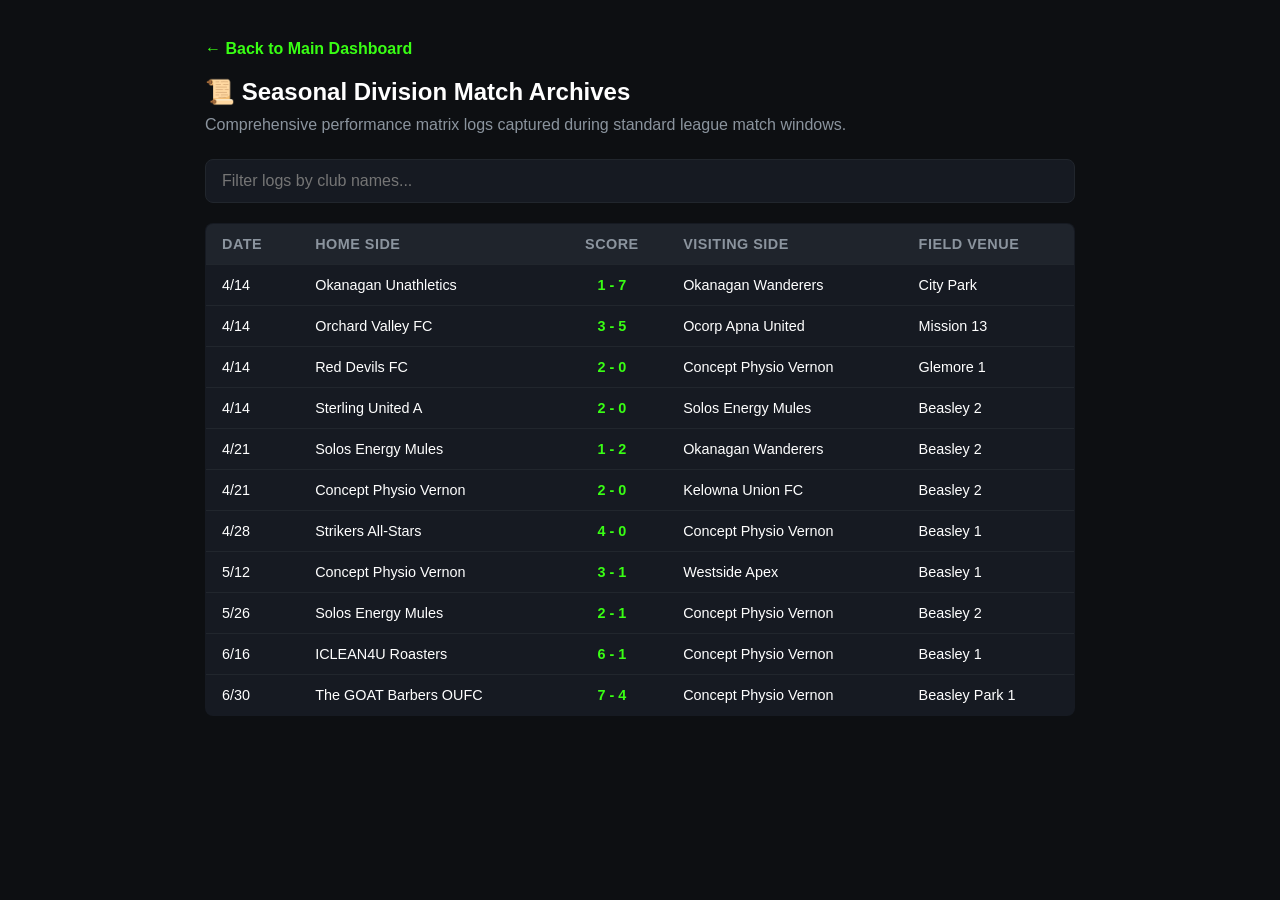
<file: league-history.html>
<!DOCTYPE html>
<html lang="en">
<head>
    <meta charset="UTF-8">
    <meta name="viewport" content="width=device-width, initial-scale=1.0">
    <title>KMSL | Complete League Match Logs</title>
    <link rel="stylesheet" href="styles.css?v=2.4">
    <style>
        .history-page-container { max-width: 900px; margin: 40px auto; padding: 0 15px; }
        .search-bar-box { width: 100%; background: #161a22; border: 1px solid #21262d; border-radius: 8px; padding: 12px 16px; color: #e6edf3; font-size: 1rem; margin-bottom: 20px; outline: none; }
        .log-table { width: 100%; border-collapse: collapse; background: #161a22; border: 1px solid #21262d; border-radius: 8px; overflow: hidden; }
        .log-table th, .log-table td { padding: 12px 16px; border-bottom: 1px solid #21262d; text-align: left; font-size: 0.9rem; }
        .log-table th { background: #1f242c; color: var(--text-muted); font-weight: 700; text-transform: uppercase; letter-spacing: 0.5px; }
        .log-score { font-weight: 800; color: var(--accent); text-align: center !important; }
    </style>
</head>
<body>

    <div class="history-page-container">
        <div style="margin-bottom: 20px;"><a href="index.html" style="color: var(--accent); text-decoration: none; font-weight: 600;">← Back to Main Dashboard</a></div>
        <h2 style="margin-bottom: 10px;">📜 Seasonal Division Match Archives</h2>
        <p style="color: var(--text-muted); margin-bottom: 25px;">Comprehensive performance matrix logs captured during standard league match windows.</p>

        <input type="text" id="logSearch" class="search-bar-box" placeholder="Filter logs by club names..." onkeyup="searchLogs()">

        <table class="log-table">
            <thead>
                <tr>
                    <th>Date</th>
                    <th>Home Side</th>
                    <th style="text-align: center;">Score</th>
                    <th>Visiting Side</th>
                    <th>Field Venue</th>
                </tr>
            </thead>
            <tbody id="logTableBody">
                <tr><td>4/14</td><td>Okanagan Unathletics</td><td class="log-score">1 - 7</td><td>Okanagan Wanderers</td><td>City Park</td></tr>
                <tr><td>4/14</td><td>Orchard Valley FC</td><td class="log-score">3 - 5</td><td>Ocorp Apna United</td><td>Mission 13</td></tr>
                <tr><td>4/14</td><td>Red Devils FC</td><td class="log-score">2 - 0</td><td>Concept Physio Vernon</td><td>Glemore 1</td></tr>
                <tr><td>4/14</td><td>Sterling United A</td><td class="log-score">2 - 0</td><td>Solos Energy Mules</td><td>Beasley 2</td></tr>
                <tr><td>4/21</td><td>Solos Energy Mules</td><td class="log-score">1 - 2</td><td>Okanagan Wanderers</td><td>Beasley 2</td></tr>
                <tr><td>4/21</td><td>Concept Physio Vernon</td><td class="log-score">2 - 0</td><td>Kelowna Union FC</td><td>Beasley 2</td></tr>
                <tr><td>4/28</td><td>Strikers All-Stars</td><td class="log-score">4 - 0</td><td>Concept Physio Vernon</td><td>Beasley 1</td></tr>
                <tr><td>5/12</td><td>Concept Physio Vernon</td><td class="log-score">3 - 1</td><td>Westside Apex</td><td>Beasley 1</td></tr>
                <tr><td>5/26</td><td>Solos Energy Mules</td><td class="log-score">2 - 1</td><td>Concept Physio Vernon</td><td>Beasley 2</td></tr>
                <tr><td>6/16</td><td>ICLEAN4U Roasters</td><td class="log-score">6 - 1</td><td>Concept Physio Vernon</td><td>Beasley 1</td></tr>
                <tr><td>6/30</td><td>The GOAT Barbers OUFC</td><td class="log-score">7 - 4</td><td>Concept Physio Vernon</td><td>Beasley Park 1</td></tr>
            </tbody>
        </table>
    </div>

    <script>
        function searchLogs() {
            const input = document.getElementById('logSearch').value.toLowerCase();
            const rows = document.getElementById('logTableBody').getElementsByTagName('tr');
            for (let i = 0; i < rows.length; i++) {
                const text = rows[i].textContent.toLowerCase();
                rows[i].style.display = text.includes(input) ? "" : "none";
            }
        }
    </script>
</body>
</html>
</file>
<file: styles.css>
/* ==========================================================================
   1. RESET, VARIABLES & ROOT STYLES
   ========================================================================== */
* {
    margin: 0;
    padding: 0;
    box-sizing: border-box;
    font-family: 'Segoe UI', Roboto, Helvetica, Arial, sans-serif;
}

:root {
    --bg-dark: #0d0f12;
    --card-dark: #161a22;
    --text-light: #ffffff;
    --text-muted: #8b949e;
    --accent: #39ff14; 
    --accent-hover: #2ecc12;
    --danger: #ff453a;
    --info-blue: #007aff;
    
    --btn-dark-text: #0d0f12;
    --insta-brand-green: #15803d; 
    --insta-brand-hover: #166534;
}

body {
    background-color: var(--bg-dark);
    color: var(--text-light);
    overflow-x: hidden;
}

a {
    text-decoration: none;
    color: inherit;
    cursor: pointer;
}

/* ==========================================================================
   2. MARQUEE TICKER SYSTEM
   ========================================================================== */
.ticker-wrap {
    width: 100%;
    overflow: hidden;
    background-color: #161a22;
    border-bottom: 1px solid #21262d;
    padding: 10px 0;
    position: fixed;
    top: 0;
    left: 0;
    z-index: 999;
}

.ticker {
    display: flex;
    white-space: nowrap;
    animation: marquee linear infinite;
    animation-duration: 25s; 
    padding-right: 100%;
}

.ticker:hover {
    animation-play-state: paused;
}

.ticker-item {
    display: inline-block;
    padding: 0 2.5rem;
    font-size: 0.85rem;
    font-weight: 700;
    color: var(--text-light);
    letter-spacing: 0.5px;
}

@keyframes marquee {
    0% { transform: translate3d(0, 0, 0); }
    100% { transform: translate3d(-50%, 0, 0); }
}

/* ==========================================================================
   3. HERO DISPLAY SECTION
   ========================================================================== */
.hero-section {
    position: relative;
    width: 100%;
    min-height: 48vh;
    margin-top: 38px; 
    background: url('background.jpeg') no-repeat center center;
    background-size: cover;
    background-attachment: fixed;
    display: flex;
    align-items: center;
    justify-content: center;
    padding: 60px 20px;
    text-align: center;
}

.hero-overlay {
    position: absolute;
    top: 0;
    left: 0;
    width: 100%;
    height: 100%;
    background: linear-gradient(rgba(13,15,18,0.5), rgba(13,15,18,0.95));
    z-index: 1; 
}

.hero-content {
    position: relative;
    z-index: 5; 
}

.badge {
    background-color: rgba(57, 255, 20, 0.15);
    color: var(--accent);
    border: 1px solid rgba(57, 255, 20, 0.3);
    padding: 6px 14px;
    border-radius: 20px;
    font-size: 0.75rem;
    font-weight: 800;
    text-transform: uppercase;
    letter-spacing: 1px;
    display: inline-block;
    margin-bottom: 15px;
}

.hero-content h1 {
    font-size: clamp(2rem, 5vw, 3.5rem);
    font-weight: 800;
    line-height: 1.15;
    color: var(--text-light);
    margin-bottom: 15px;
}

.accent-text {
    color: var(--accent);
}

.hero-content p {
    font-size: clamp(0.95rem, 2vw, 1.1rem);
    color: var(--text-muted);
    margin-bottom: 25px;
    font-weight: 500;
}

.cta-btn {
    display: inline-block;
    background-color: var(--accent);
    color: var(--btn-dark-text);
    padding: 12px 28px;
    border-radius: 6px;
    font-weight: 700;
    font-size: 0.95rem;
    transition: all 0.2s ease-in-out;
    box-shadow: 0 4px 14px rgba(57, 255, 20, 0.3);
}

.cta-btn:hover {
    background-color: var(--accent-hover);
    transform: translateY(-2px);
    box-shadow: 0 6px 20px rgba(57, 255, 20, 0.4);
}

/* ==========================================================================
   4. LAYOUT MAIN GRID CONTROLLER
   ========================================================================== */
.dashboard-grid {
    max-width: 1280px;
    margin: 0 auto;
    padding: 30px 20px 80px 20px;
    display: flex;
    flex-direction: column;
    gap: 45px;
}

/* ==========================================================================
   5. STATS STANDINGS SHOWCASE
   ========================================================================== */
.podium-showcase {
    display: grid;
    grid-template-columns: repeat(auto-fit, minmax(300px, 1fr));
    gap: 25px;
}

.podium-card {
    background-color: var(--card-dark);
    border: 1px solid #21262d;
    border-radius: 12px;
    padding: 20px;
    box-shadow: 0 8px 24px rgba(0,0,0,0.2);
}

.stats-card {
    cursor: pointer;
    transition: transform 0.2s ease, border-color 0.2s ease;
}
.stats-card:hover {
    transform: translateY(-3px);
    border-color: rgba(57, 255, 20, 0.4);
}

.card-header {
    border-bottom: 1px solid #21262d;
    padding-bottom: 12px;
    margin-bottom: 15px;
}

.card-header h2 {
    font-size: 1.1rem;
    font-weight: 700;
    color: var(--text-light);
    letter-spacing: 0.3px;
}

.leaderboard-list {
    display: flex;
    flex-direction: column;
    gap: 12px;
}

.leader-row {
    display: flex;
    align-items: center;
    padding: 10px;
    background-color: rgba(255, 255, 255, 0.02);
    border-radius: 8px;
    border: 1px solid transparent;
}

.rank-badge {
    font-size: 0.9rem;
    font-weight: 800;
    width: 24px;
    color: var(--text-muted);
}

.rank-1 .rank-badge { color: #facc15; }
.rank-2 .rank-badge { color: #e2e8f0; }

.leader-avatar-frame {
    width: 40px;
    height: 40px;
    border-radius: 50%;
    background-color: #30363d;
    margin-right: 12px;
    overflow: hidden;
    display: flex;
    align-items: center;
    justify-content: center;
    font-size: 1.1rem;
    border: 1.5px solid #484f58;
}

.leader-avatar-frame img {
    width: 100%;
    height: 100%;
    object-fit: cover;
}

.rank-1 .leader-avatar-frame { border-color: #facc15; }

.leader-meta {
    display: flex;
    flex-direction: column;
    flex-grow: 1;
}

.leader-name {
    font-size: 0.9rem;
    font-weight: 700;
    color: var(--text-light);
}

.leader-club {
    font-size: 0.75rem;
    color: var(--text-muted);
    font-weight: 500;
}

.stat-count {
    font-size: 0.9rem;
    font-weight: 800;
    color: var(--accent);
    background-color: rgba(57, 255, 20, 0.08);
    padding: 4px 10px;
    border-radius: 6px;
}

/* ==========================================================================
   6. NOTICEBOARD STYLING
   ========================================================================== */
.notice-stack {
    display: flex;
    flex-direction: column;
    gap: 15px;
}

.notice-item {
    background-color: rgba(255, 255, 255, 0.02);
    border-radius: 8px;
    border: 1px solid rgba(255,255,255,0.03);
    overflow: hidden;
}

.graphic-notice {
    cursor: pointer;
    transition: transform 0.2s ease, border-color 0.2s ease;
}
.graphic-notice:hover {
    transform: translateY(-2px);
    border-color: rgba(57, 255, 20, 0.3);
}

.notice-banner-bg {
    padding: 25px 15px 15px 15px;
    background-size: cover;
    background-position: center;
    display: flex;
    flex-direction: column;
    gap: 8px;
}

.notice-badge {
    align-self: flex-start;
    font-size: 0.65rem;
    font-weight: 800;
    text-transform: uppercase;
    padding: 3px 8px;
    border-radius: 4px;
    letter-spacing: 0.5px;
}

.text-alert { background-color: var(--info-blue); color: white; }
.text-danger { background-color: var(--danger); color: white; }

.notice-banner-bg h3 {
    font-size: 1.05rem;
    font-weight: 800;
    color: white;
    line-height: 1.25;
    text-shadow: 0 2px 4px rgba(0,0,0,0.6);
}

.notice-desc {
    padding: 12px;
    font-size: 0.82rem;
    color: var(--text-muted);
    line-height: 1.45;
}

.split-notice {
    display: flex;
    flex-wrap: wrap;
    padding: 12px;
    gap: 10px;
    align-items: center;
}

.notice-text-side {
    flex: 1;
    display: flex;
    flex-direction: column;
    gap: 6px;
}

.notice-text-side h3 {
    font-size: 0.95rem;
    font-weight: 700;
    color: var(--text-light);
    line-height: 1.3;
}

.notice-img-side {
    width: 60px;
    height: 60px;
    border-radius: 6px;
    overflow: hidden;
    border: 1px solid #30363d;
}

.notice-img-side img {
    width: 100%;
    height: 100%;
    object-fit: cover;
}

.full-width-desc {
    width: 100%;
    padding: 4px 0 0 0;
    border-top: 1px solid rgba(255,255,255,0.04);
}

/* ==========================================================================
   7. STANDINGS TABLES
   ========================================================================== */
.standings-block {
    width: 100%;
}

.section-title {
    font-size: 1.3rem;
    font-weight: 800;
    margin-bottom: 20px;
    letter-spacing: 0.3px;
    color: var(--text-light);
}

.table-filters {
    display: flex;
    gap: 8px;
    margin-bottom: 15px;
}

.table-container {
    width: 100%;
    overflow-x: auto;
    border: 1px solid #21262d;
    border-radius: 10px;
    background-color: var(--card-dark);
    box-shadow: 0 4px 20px rgba(0,0,0,0.15);
}

.standings-table {
    width: 100%;
    border-collapse: collapse;
    font-size: 0.9rem;
    text-align: center;
}

.standings-table th {
    background-color: #1f242c;
    color: var(--text-muted);
    font-weight: 700;
    padding: 14px 10px;
    font-size: 0.78rem;
    text-transform: uppercase;
    letter-spacing: 0.5px;
    border-bottom: 1px solid #21262d;
}

.standings-table th.text-left, .standings-table td.text-left {
    text-align: left;
    padding-left: 20px;
}

.standings-table td {
    padding: 14px 10px;
    border-bottom: 1px solid #21262d;
    color: #e6edf3;
    font-weight: 500;
}

.team-row {
    transition: background-color 0.15s ease;
    cursor: pointer;
}

.team-row:hover {
    background-color: rgba(255, 255, 255, 0.02);
}

.clickable-team {
    font-weight: 600 !important;
}

.team-row:hover .clickable-team {
    color: var(--accent);
    text-decoration: underline;
}

.user-team-row {
    background-color: rgba(57, 255, 20, 0.03);
}
.user-team-row td {
    color: var(--accent);
    font-weight: 700;
}

/* ==========================================================================
   8. MODAL SYSTEM
   ========================================================================== */
.player-overlay-modal {
    position: fixed;
    top: 0;
    left: 0;
    width: 100%;
    height: 100%;
    background-color: rgba(13, 15, 18, 0.85);
    backdrop-filter: blur(5px);
    display: none;
    align-items: center;
    justify-content: center;
    z-index: 10000;
    padding: 20px;
}

.player-card-body {
    background-color: var(--card-dark);
    border: 2px solid var(--accent);
    width: 100%;
    max-width: 340px;
    border-radius: 16px;
    padding: 30px 20px 25px 20px;
    text-align: center;
    position: relative;
    box-shadow: 0 15px 45px rgba(0,0,0,0.6);
    animation: modalPop 0.2s cubic-bezier(0.34, 1.56, 0.64, 1);
}

@keyframes modalPop {
    0% { transform: scale(0.9); opacity: 0; }
    100% { transform: scale(1); opacity: 1; }
}

.modal-close-btn {
    position: absolute;
    top: 12px;
    right: 16px;
    background: none;
    border: none;
    color: var(--text-muted);
    font-size: 1.6rem;
    cursor: pointer;
    z-index: 100;
}

.player-card-main-info {
    display: flex;
    flex-direction: column;
    align-items: center;
    gap: 8px;
    margin-bottom: 25px;
}

.player-modal-image {
    width: 90px;
    height: 90px;
    border-radius: 50%;
    background-color: #30363d;
    display: flex;
    align-items: center;
    justify-content: center;
    font-size: 2.5rem;
    border: 3px solid var(--accent);
    box-shadow: 0 4px 12px rgba(0,0,0,0.3);
    overflow: hidden;
}

.player-card-main-info h2 {
    font-size: 1.3rem;
    font-weight: 800;
    color: var(--text-light);
}

.player-modal-team {
    font-size: 0.82rem;
    color: var(--text-muted);
    font-weight: 600;
    text-transform: uppercase;
    letter-spacing: 0.5px;
}

.player-modal-stats-grid {
    display: grid;
    grid-template-columns: repeat(3, 1fr);
    gap: 10px;
    border-top: 1px solid #21262d;
    padding-top: 20px;
}

.modal-stat-box {
    display: flex;
    flex-direction: column;
    gap: 4px;
    background-color: rgba(255,255,255,0.01);
    padding: 8px;
    border-radius: 8px;
    border: 1px solid rgba(255,255,255,0.02);
}

.stat-lbl {
    font-size: 0.72rem;
    color: var(--text-muted);
    font-weight: 700;
    text-transform: uppercase;
}

.stat-val {
    font-size: 1.25rem;
    font-weight: 800;
    color: var(--accent);
}

.lightbox-photo {
    max-width: 95%;
    max-height: 85vh;
    border-radius: 8px;
    box-shadow: 0 10px 40px rgba(0,0,0,0.8);
    border: 1px solid rgba(255,255,255,0.1);
}

/* ==========================================================================
   9. SCHEDULE MODULE
   ========================================================================== */
.schedule-section {
    width: 100%;
}

.schedule-grid {
    display: grid;
    grid-template-columns: repeat(auto-fit, minmax(280px, 1fr));
    gap: 20px;
}

.schedule-card {
    background-color: var(--card-dark);
    border: 1px solid #21262d;
    border-radius: 10px;
    padding: 16px;
    display: flex;
    flex-direction: column;
    gap: 12px;
    position: relative;
    cursor: pointer;
    transition: border-color 0.15s ease, transform 0.15s ease;
}

.schedule-card:hover {
    border-color: #30363d;
    transform: translateY(-2px);
}

.feature-match {
    border-color: rgba(57, 255, 20, 0.25);
    background: linear-gradient(145deg, #161a22, #1a202b);
}

.match-time {
    align-self: flex-start;
    font-size: 0.72rem;
    font-weight: 800;
    background-color: #21262d;
    padding: 4px 8px;
    border-radius: 4px;
    color: var(--text-light);
    letter-spacing: 0.5px;
}

.time-live {
    background-color: rgba(255, 69, 58, 0.15);
    color: var(--danger);
    border: 1px solid rgba(255, 69, 58, 0.25);
}

.match-teams {
    display: flex;
    flex-direction: column;
    gap: 4px;
}

.team-lbl {
    font-size: 0.95rem;
    font-weight: 700;
    color: #f0f6fc;
}

.vs-divider {
    font-size: 0.72rem;
    font-weight: 800;
    color: var(--text-muted);
    text-transform: uppercase;
    margin: 1px 0;
}

.match-pitch {
    font-size: 0.78rem;
    color: var(--text-muted);
    font-weight: 600;
    align-self: flex-start;
    position: relative;
    z-index: 10;
}

/* ==========================================================================
   10. MEDIA STREAM GALLERY
   ========================================================================== */
.media-stream-section {
    width: 100%;
}

.media-stream-grid {
    display: grid;
    grid-template-columns: repeat(auto-fit, minmax(280px, 1fr));
    gap: 20px;
}

.stream-item {
    position: relative;
    aspect-ratio: 3 / 2;
    background-color: #161a22;
    border-radius: 12px;
    overflow: hidden;
    border: 1px solid #21262d;
    cursor: pointer;
    box-shadow: 0 6px 16px rgba(0,0,0,0.2);
}

.stream-item img {
    width: 100%;
    height: 100%;
    object-fit: cover;
    transition: transform 0.3s cubic-bezier(0.25, 0.46, 0.45, 0.94);
}

.stream-item:hover img {
    transform: scale(1.04);
}

.stream-item-hover-layer {
    position: absolute;
    top: 0;
    left: 0;
    width: 100%;
    height: 100%;
    background-color: rgba(13, 15, 18, 0.4);
    display: flex;
    align-items: center;
    justify-content: center;
    opacity: 0;
    transition: opacity 0.2s ease-in-out;
}

.stream-item:hover .stream-item-hover-layer {
    opacity: 1;
}

.stream-item-hover-layer span {
    color: white;
    font-size: 0.85rem;
    font-weight: 700;
    background-color: rgba(0, 0, 0, 0.75);
    padding: 8px 16px;
    border-radius: 20px;
    border: 1px solid rgba(255,255,255,0.15);
    backdrop-filter: blur(2px);
}

/* ==========================================================================
   11. FOOTER CONTEXT
   ========================================================================== */
.lead-generation-footer {
    width: 100%;
    background: linear-gradient(rgba(21,128,61,0.05), rgba(21,128,61,0.12)), #161a22;
    border: 1px solid rgba(57,255,20,0.2);
    border-radius: 14px;
    padding: 35px 25px;
    text-align: center;
    display: flex;
    flex-direction: column;
    align-items: center;
    gap: 12px;
    box-shadow: 0 10px 30px rgba(0,0,0,0.3);
}

.lead-generation-footer h2 {
    font-size: clamp(1.2rem, 3vw, 1.6rem);
    font-weight: 800;
    color: var(--text-light);
}

.lead-generation-footer p {
    font-size: 0.95rem;
    color: var(--text-muted);
    max-width: 500px;
    line-height: 1.5;
    margin-bottom: 8px;
}

.instagram-pitch-btn {
    display: inline-block;
    background-color: var(--insta-brand-green);
    color: white;
    padding: 12px 26px;
    border-radius: 6px;
    font-weight: 700;
    font-size: 0.9rem;
    transition: background-color 0.15s ease-in-out, transform 0.15s ease;
    border: 1px solid rgba(255,255,255,0.08);
}

/* ==========================================================================
   12. TACTICAL FIELD DESIGN SYSTEM (PREVENT SQUASHING)
   ========================================================================== */
.tactical-field-canvas {
    width: 100%;
    max-width: 540px;
    height: 780px; /* Force solid un-squashed blueprint field heights */
    background-color: #1a4329; 
    border: 3px solid #ffffff;
    border-radius: 12px;
    position: relative;
    box-shadow: inset 0 0 80px rgba(0,0,0,0.6), 0 12px 36px rgba(0,0,0,0.5);
}

.field-midline-stripe {
    position: absolute;
    top: 50%;
    left: 0;
    width: 100%;
    height: 3px;
    background-color: rgba(255,255,255,0.6);
    transform: translateY(-50%);
}

.field-center-circle-ring {
    position: absolute;
    top: 50%;
    left: 50%;
    width: 110px;
    height: 110px;
    border: 3px solid rgba(255,255,255,0.6);
    border-radius: 50%;
    transform: translate(-50%, -50%);
}

.field-penalty-box-top {
    position: absolute;
    top: 0;
    left: 50%;
    width: 240px;
    height: 95px;
    border: 3px solid rgba(255,255,255,0.6);
    border-top: none;
    transform: translateX(-50%);
}

.field-penalty-box-bottom {
    position: absolute;
    bottom: 0;
    left: 50%;
    width: 240px;
    height: 95px;
    border: 3px solid rgba(255,255,255,0.6);
    border-bottom: none;
    transform: translateX(-50%);
}

/* ==========================================================================
   13. PITCH NODES & FORMATIONAL LABELS
   ========================================================================== */
.pitch-player-node {
    position: absolute;
    display: flex;
    flex-direction: column;
    align-items: center;
    gap: 5px;
    transform: translate(-50%, -50%);
    width: 85px;
    z-index: 15;
}

.jersey-icon-circle {
    width: 46px !important;
    height: 46px !important;
    background-color: #0f172a;
    display: flex;
    align-items: center;
    justify-content: center;
    border-radius: 50% !important;
    overflow: hidden !important;
    border: 3px solid #facc15 !important; 
    box-shadow: 0 4px 12px rgba(0,0,0,0.5);
    transition: transform 0.2s ease;
}

.jersey-icon-circle img {
    width: 100% !important;
    height: 100% !important;
    object-fit: cover !important;
    border-radius: 50% !important;
}

.jersey-icon-circle.fallback-avatar {
    color: #facc15;
    font-weight: 700;
    font-size: 1rem;
    background-color: #161a22;
}

.jersey-icon-circle.highlight {
    border-color: var(--accent) !important;
    animation: tacticalPulse 2s infinite ease-in-out;
}

.jersey-icon-circle.gk {
    border-color: #ff453a !important;
    background-color: #580000;
}

.pitch-player-node span {
    color: #ffffff;
    font-weight: 700;
    font-size: 0.72rem;
    text-shadow: 0 2px 4px rgba(0, 0, 0, 0.9);
    text-align: center;
    white-space: nowrap;
    background-color: rgba(15, 23, 42, 0.85);
    padding: 3px 6px;
    border-radius: 4px;
    border: 1px solid rgba(255,255,255,0.1);
}

@keyframes tacticalPulse {
    0% { box-shadow: 0 0 0 0 rgba(57, 255, 20, 0.7); }
    70% { box-shadow: 0 0 0 8px rgba(57, 255, 20, 0); }
    100% { box-shadow: 0 0 0 0 rgba(57, 255, 20, 0); }
}

.jersey-chip {
    display: inline-flex;
    align-items: center;
    gap: 10px;
    background: rgba(255, 255, 255, 0.05);
    padding: 8px 14px;
    border-radius: 6px;
    border: 1px solid #21262d;
    font-size: 0.9rem;
    font-weight: 600;
}

.swatch {
    width: 16px;
    height: 16px;
    border-radius: 4px;
    display: inline-block;
    border: 1px solid rgba(255,255,255,0.2);
}

.swatch.yellow { background-color: #facc15; }
.swatch.black  { background-color: #000000; }
.swatch.gray   { background-color: #4b5563; }
</file>
